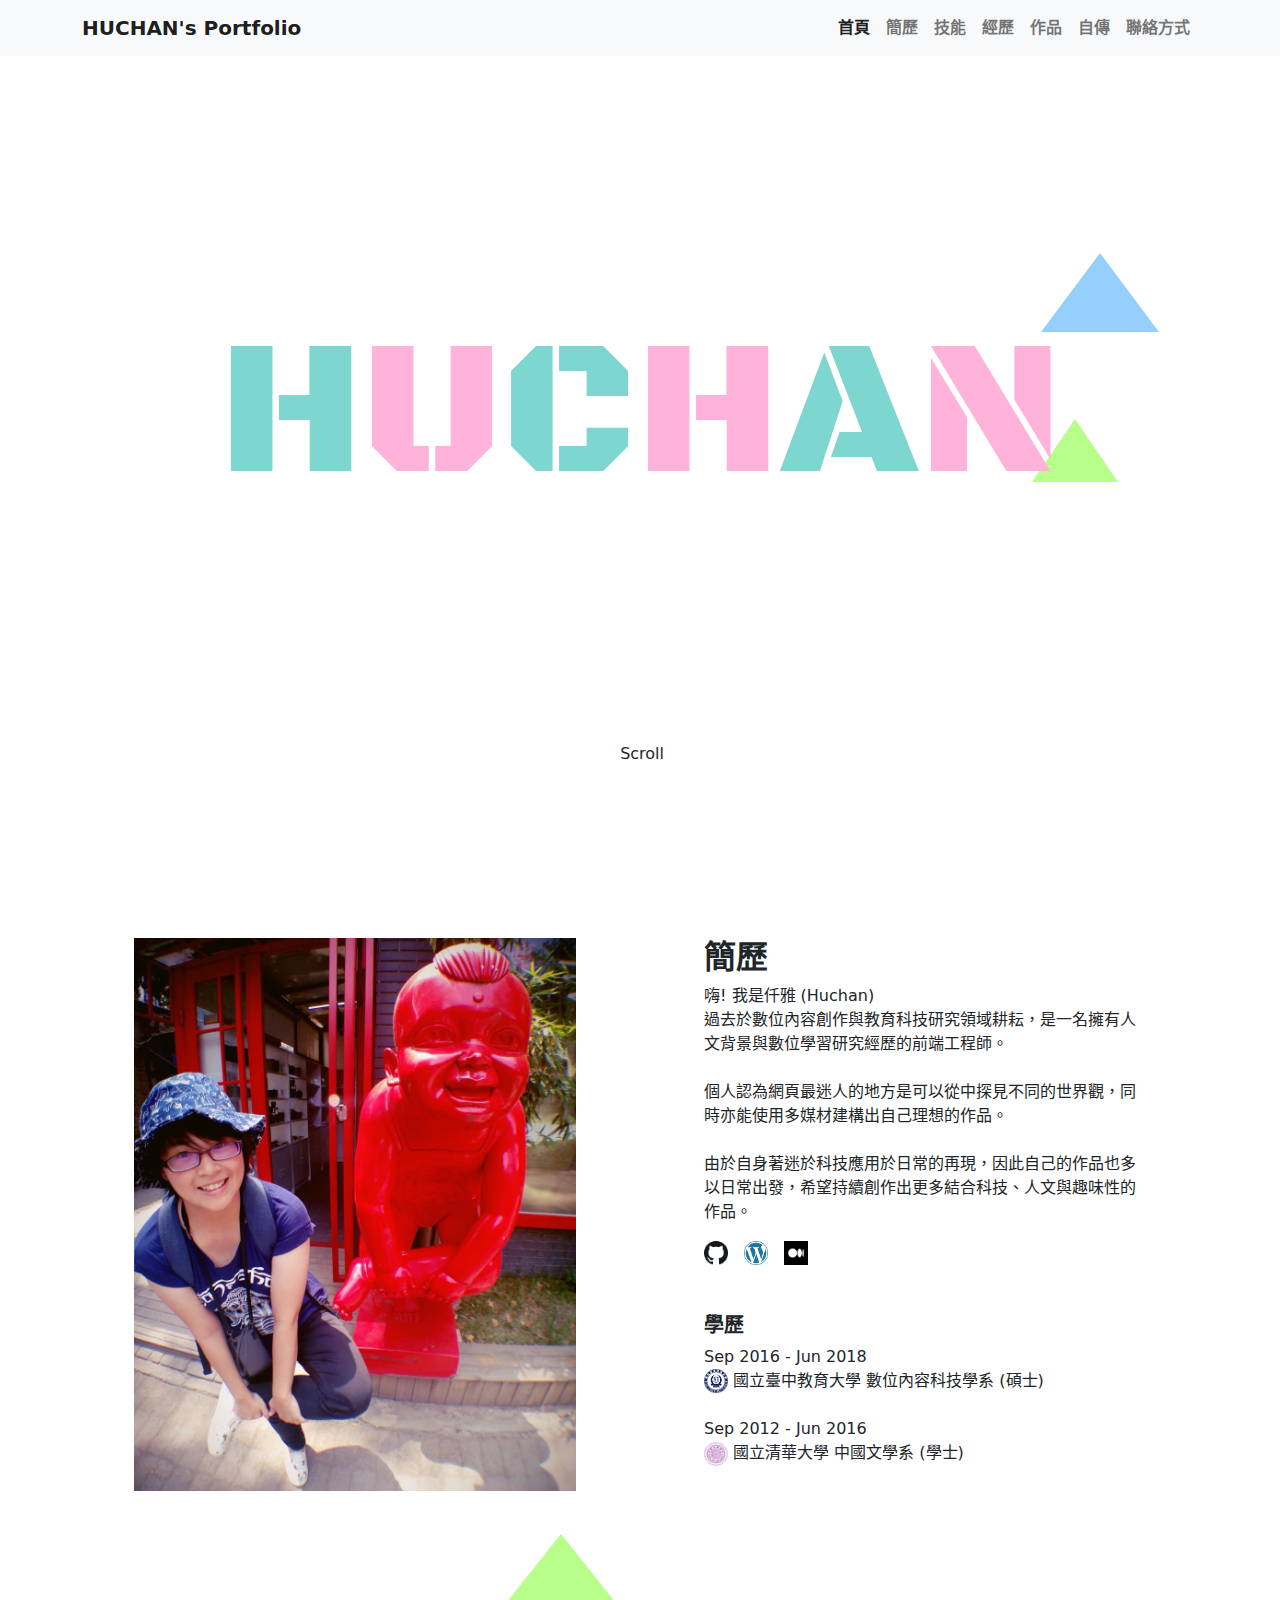
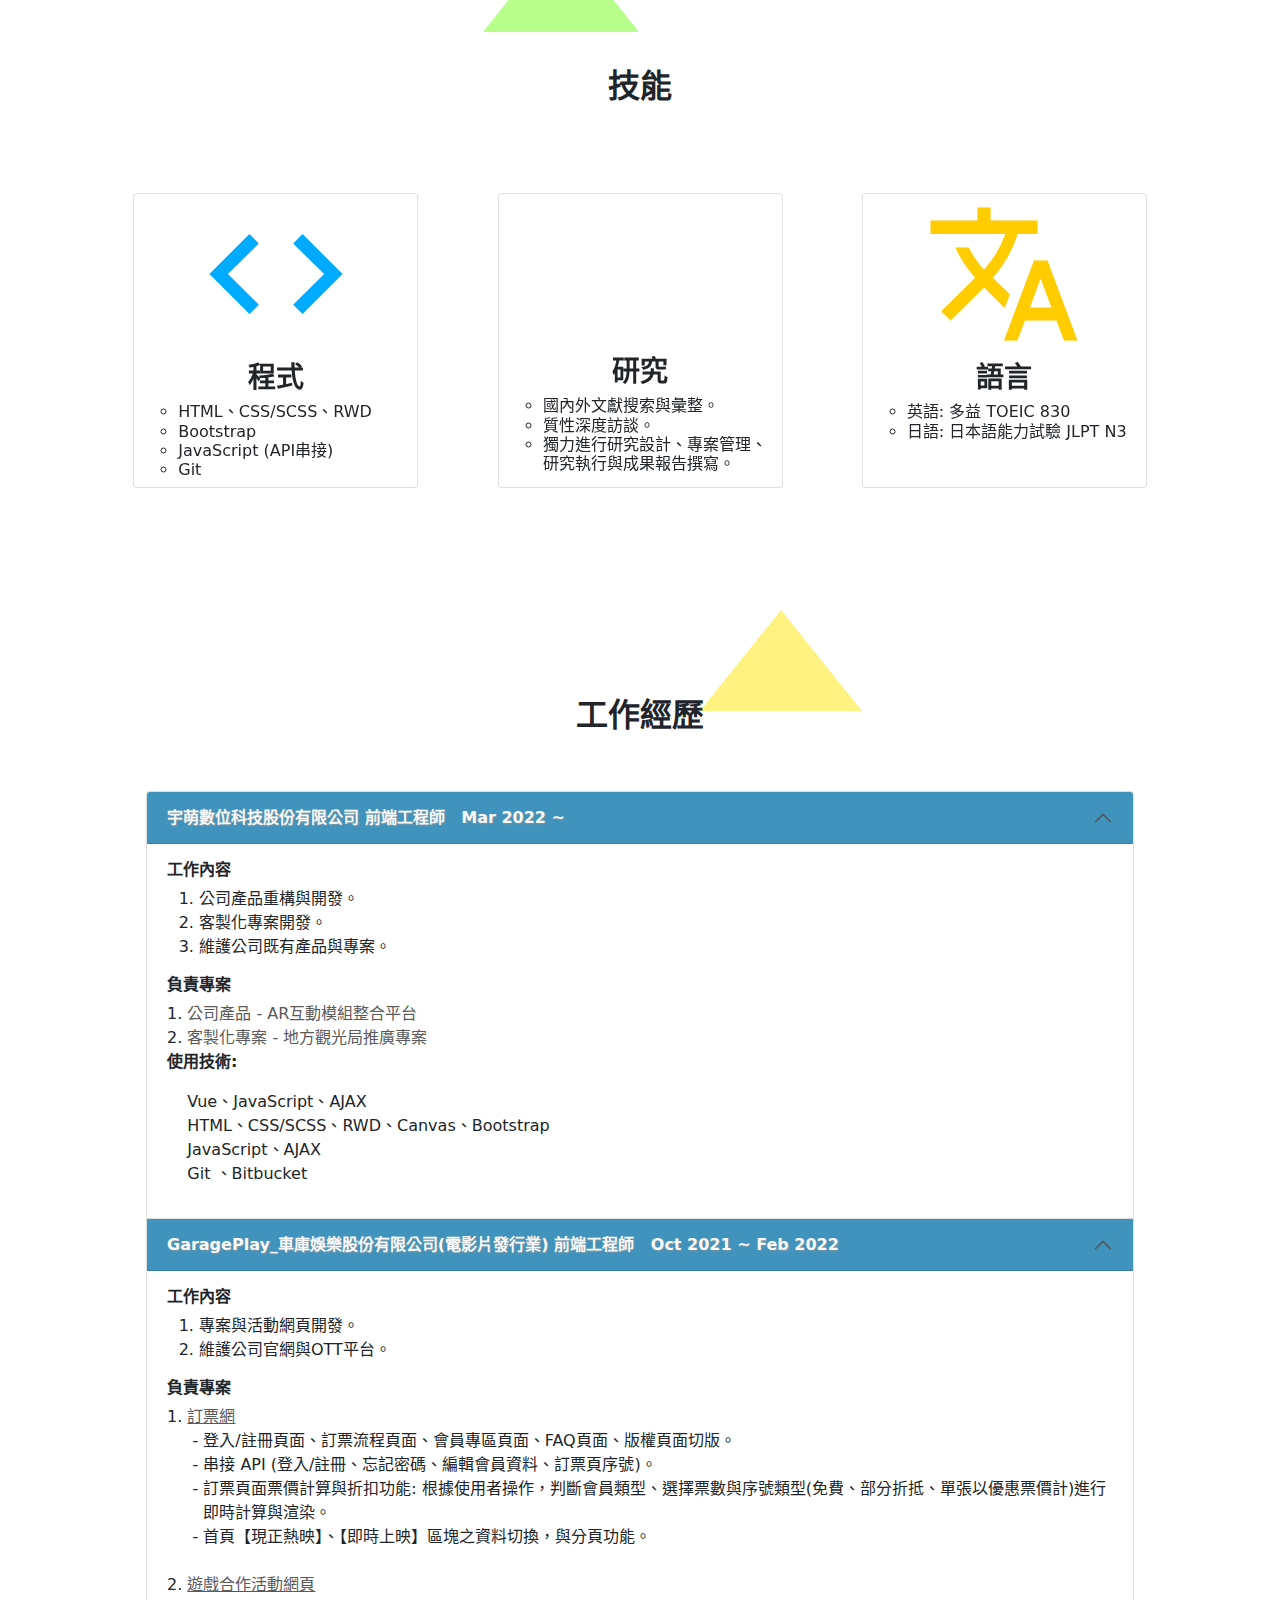
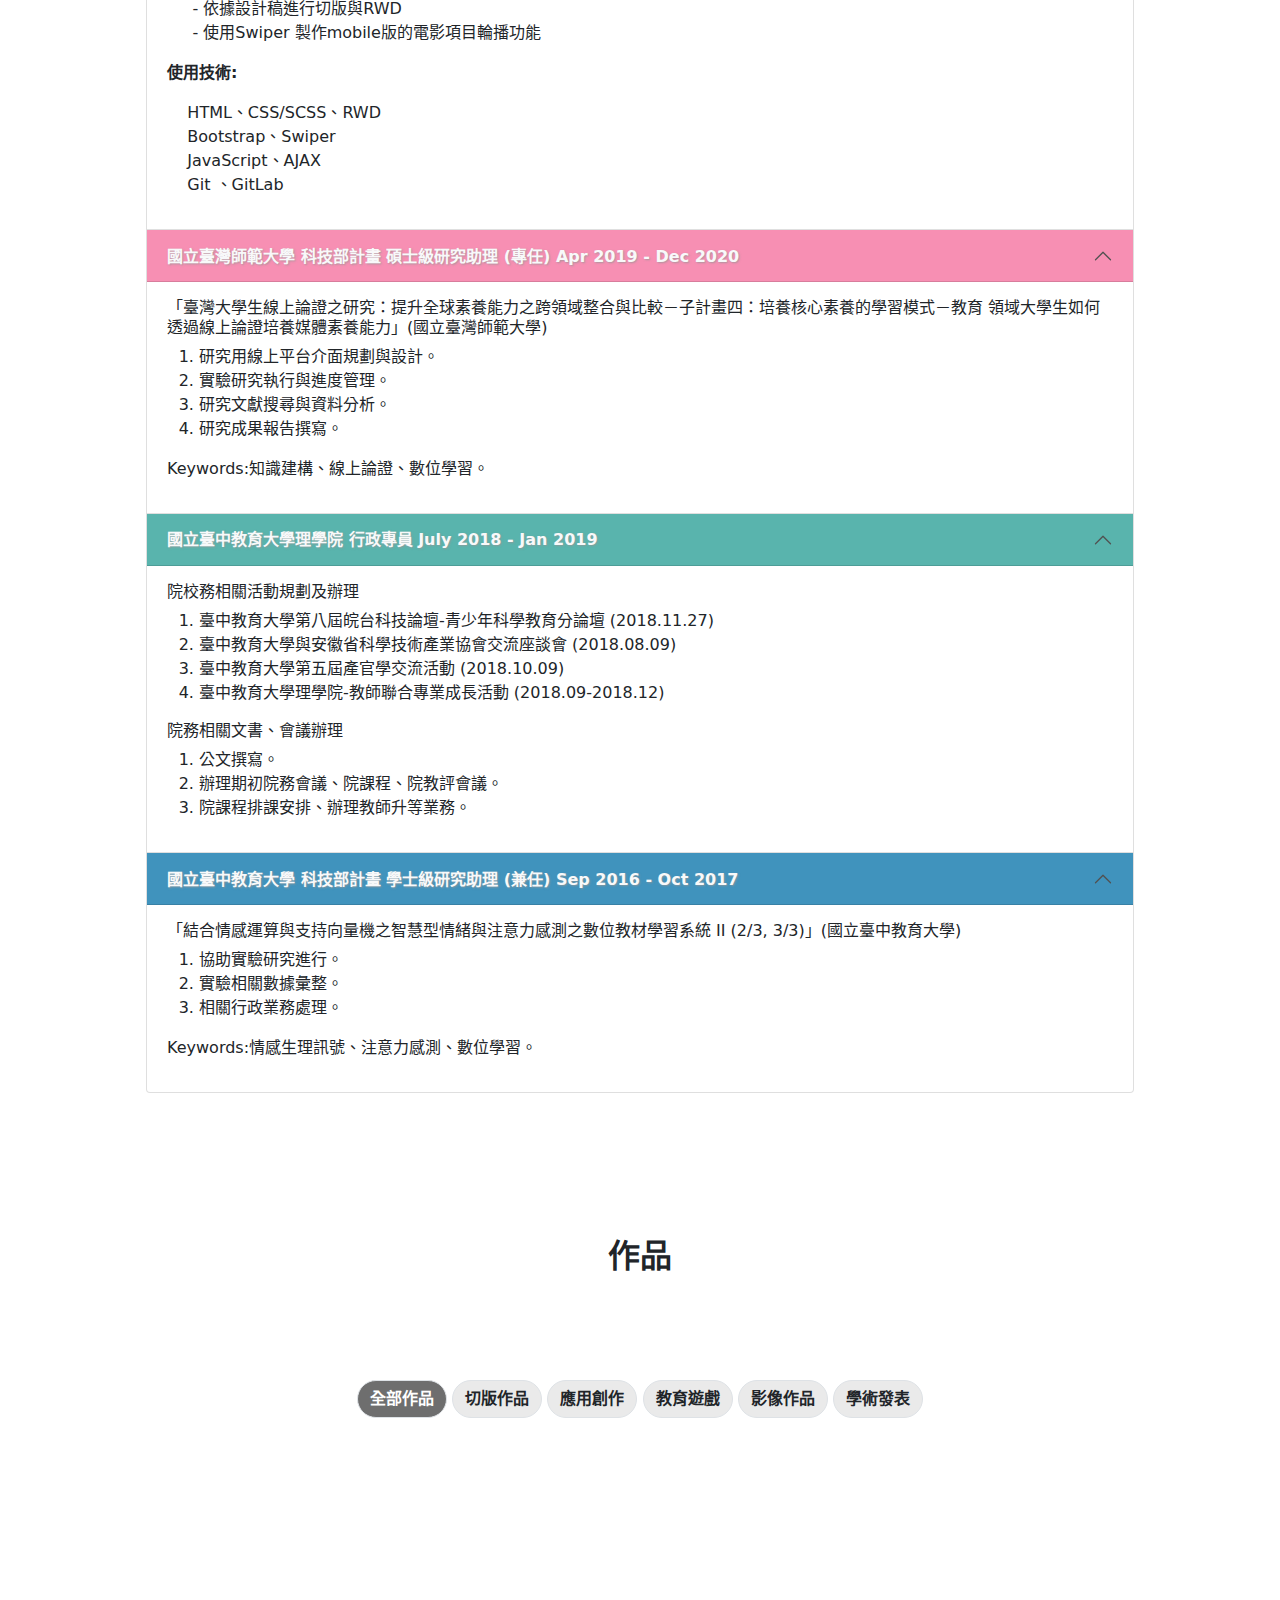
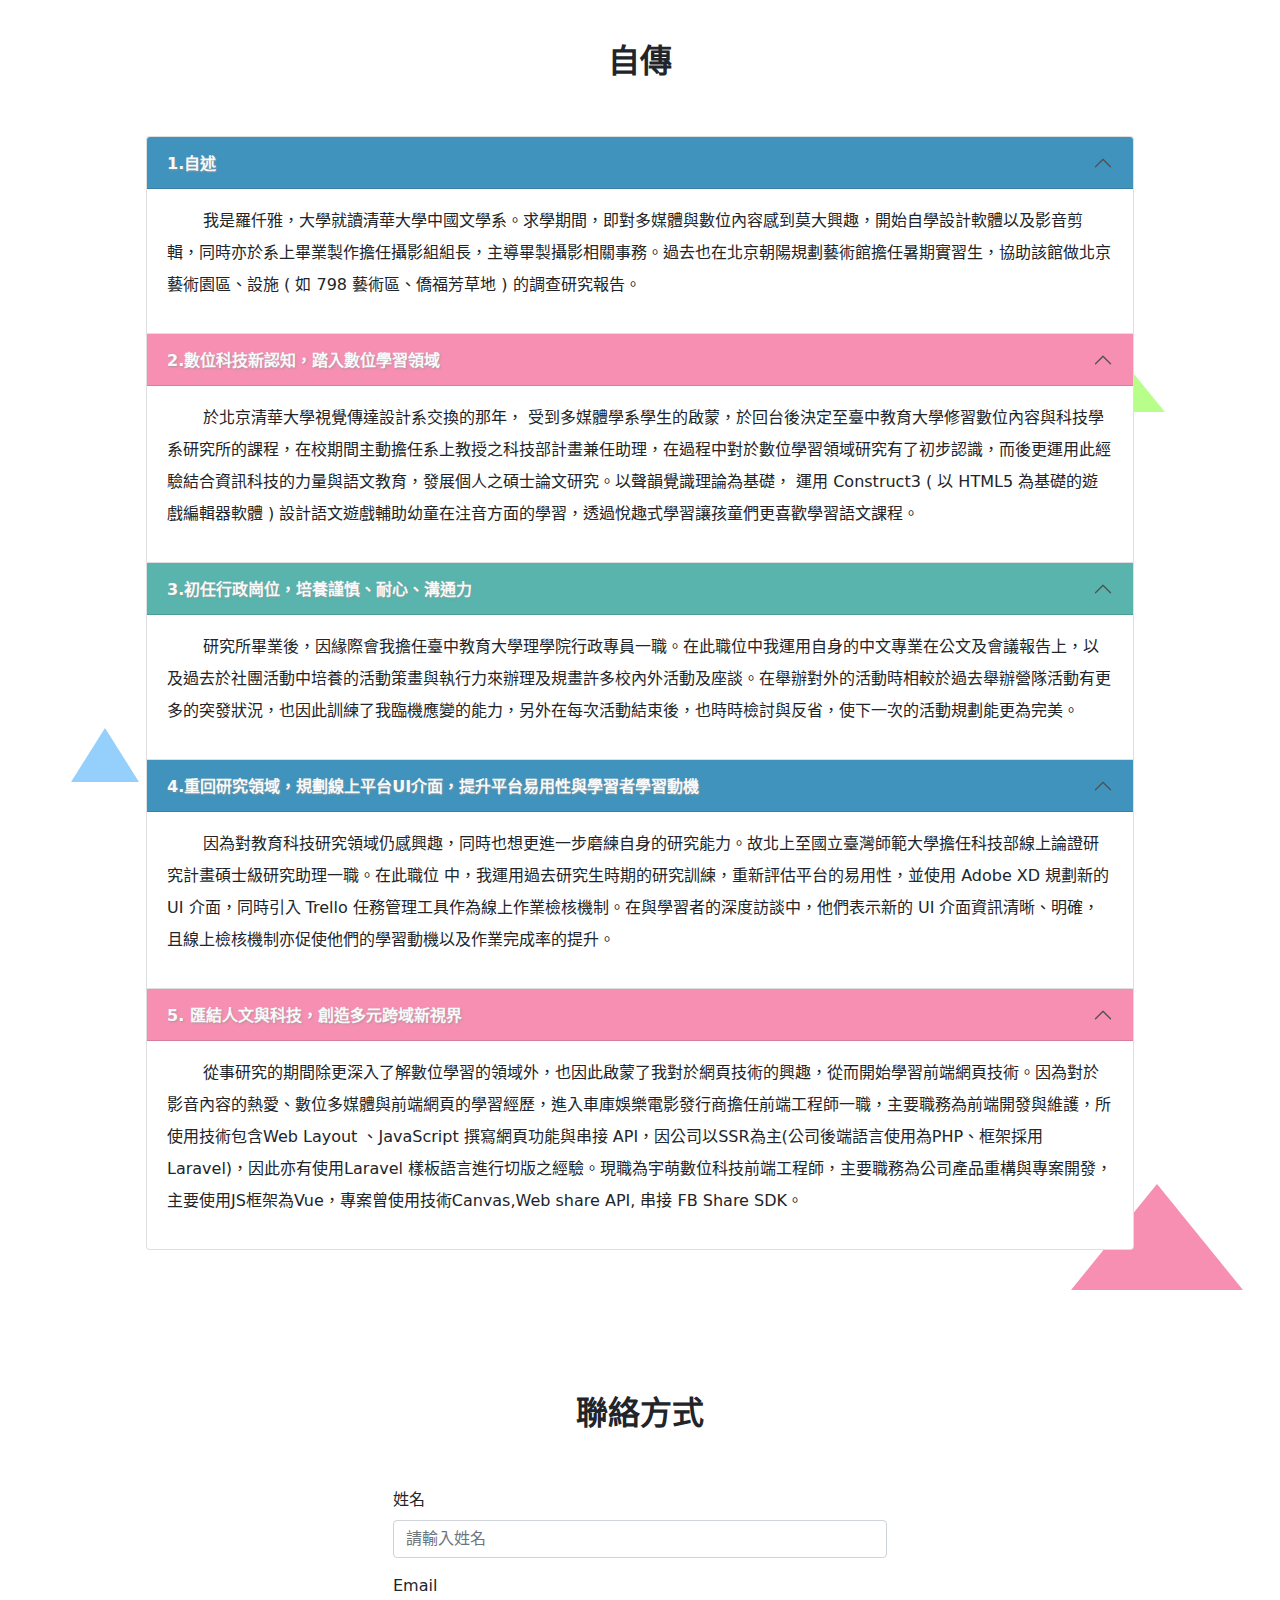
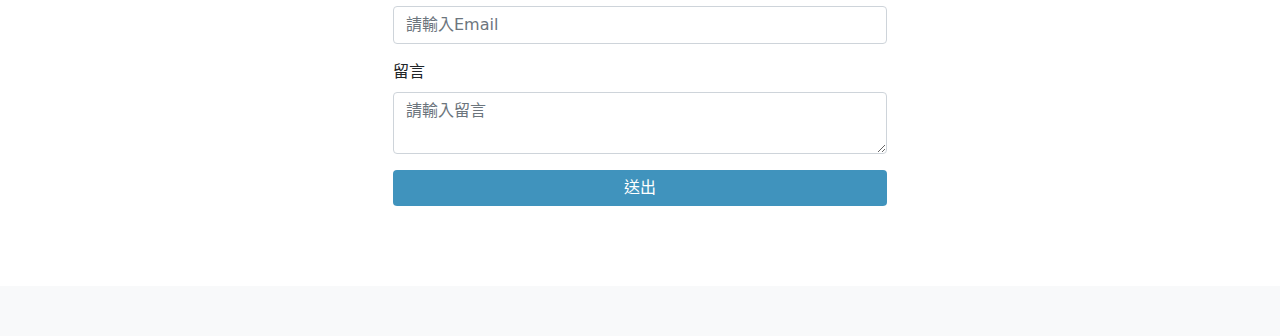
<file: index.html>
<!DOCTYPE html>
<html lang="zh-TW">
<head>
    <meta charset="UTF-8">
    <meta http-equiv="X-UA-Compatible" content="IE=edge">
    <meta name="viewport" content="width=device-width
    , initial-scale=1.0">
    <title>Huchan's Portfolio</title>
    <link rel="shortcut icon" href="./img/favicon-32x32.png" type="image/x-icon">
    <link href="https://fonts.googleapis.com/icon?family=Material+Icons"
      rel="stylesheet">
    <link
      rel="stylesheet"
      href="https://cdnjs.cloudflare.com/ajax/libs/animate.css/4.1.1/animate.min.css"
    >
    <link rel="stylesheet" href="./css/all.css">
</head>
<body >
  <section class="tri-animation-section"></section>
    <nav class="navbar navbar-expand-lg navbar-light bg-light fw-bolder fixed-top ">
        <div class=" container ">
          <div>
          <a class="navbar-brand" href="#">HUCHAN's Portfolio</a>
          </div>
          <button class="navbar-toggler" type="button" data-bs-toggle="collapse" data-bs-target="#navbarNavAltMarkup" aria-controls="navbarNavAltMarkup" aria-expanded="false" aria-label="Toggle navigation">
            <span class="navbar-toggler-icon"></span>
          </button>
          <div class="nav-list-container collapse navbar-collapse" id="navbarNavAltMarkup">
            <ul class=" nav-list navbar-nav">
                <li><a class="nav-link active" aria-current="page" href="#">首頁</a>
                </li>
                <li><a class="nav-link " href="#selfIntro">簡歷</a>
                </li>
                <li><a class="nav-link" href="#skills">技能</a>
                </li>
                <li><a class="nav-link" href="#workExp">經歷</a>
                </li>
                <li><a class="nav-link" href="#works">作品</a>
                </li>
                <li><a class="nav-link" href="#autobio">自傳</a>
                </li>
                <li><a class="nav-link" href="#contact">聯絡方式</a>
            </ul>
          </div>
        </div>
      </nav>
    <div class=" header  header-titleStyle ">
        <div>H</div>
        <div>U</div>
        <div>C</div>
        <div>H</div>
        <div>A</div>
        <div>N</div>  
    </div>
    <div class="scroll-down-icon">
 
       <div class="scroll-down-container">
        <p>Scroll</p> 
       </div>
    </div>
    <div class="selfIntro p-md-5 ">
      <div id="selfIntro" class="container ">
       <div class="row ">
        <div class="selfIntro-img-container p-lg-6 col-12 col-lg-6 ">
          <img  src="./img/self-intro-img.JPG" alt="personal-photo" class="selfIntro-img wow animate__animated animate__fadeInUp"  >
        </div>
        <div class=" selfIntro-text-container p-lg-6 col-12 col-lg-6 wow animate__animated animate__fadeInUp">
          <h2 class="fw-bolder">簡歷</h2>
          <p >嗨! 我是仟雅 (Huchan) <br>
             過去於數位內容創作與教育科技研究領域耕耘，是一名擁有人文背景與數位學習研究經歷的前端工程師。<br><br>
             個人認為網頁最迷人的地方是可以從中探見不同的世界觀，同時亦能使用多媒材建構出自己理想的作品。<br><br>
             由於自身著迷於科技應用於日常的再現，因此自己的作品也多以日常出發，希望持續創作出更多結合科技、人文與趣味性的作品。
          </p>
          <ul class="d-flex list-unstyled ">
            <li class="me-3"><a href="https://github.com/Huchan1124" target="_blank" title="前往我的Github"><img src="./img/github.png" style="width: 24px;"></a></li>
            <li class="me-3"><a href="https://huchan1124.wordpress.com" target="_blank" title="前往我的程式筆記"><img src="./img/wordpress.png" style="width: 24px;"></a></li>
            <li class="me-3"><a href="https://huchan100.medium.com/" target="_blank" title="前往我的生活隨筆"><img src="./img/medium.png" style="width: 24px;"></a></li>
          </ul>

          <ul class="selfIntro-education list-unstyled mt-5">
            <li class="h5 fw-bold">學歷</li>
            <li><span>Sep 2016 - Jun 2018 </span><br>
              <span><img src="./img/Emblem_of_National_Taichung_University_of_Education.svg.png" style="width: 24px;"></span> 國立臺中教育大學 數位內容科技學系 (碩士) 
              </li><br>
            <li> <span>Sep 2012 - Jun 2016</span><br>
              <span><img src="./img/200px-The_Logo_of_National_Tsing_Hua_University.svg.png" style="width: 24px;"></span> 國立清華大學 中國文學系 (學士) <br>
           </li>
          </ul>
        </div>
      </div>
      </div>
    </div>
    <div id="skills" class="skills pb-md-7  container text-center fw-bolder  ">
      <h2 class="p-6 p-md-6 fw-bolder">技能</h2>
        <div class="skills-container wow animate__animated animate__fadeInUp animate__delay-.5s">
          <ul class="row list-unstyled justify-content-evenly ">
            <!-- 1 -->
            <li class="card col-12 col-md-3 m-3">
              <div class="front ">
                <span class="material-icons material-icons-computer md-160 " >
                  code
                  </span>
                <h3 class="fw-bolder">程式</h3>
                <ul class="h6 text-start">
                  <li>HTML、CSS/SCSS、RWD</li>
                  <li>Bootstrap</li>
                  <li>JavaScript (API串接)</li>
                  <li>Git</li>
                </ul>
              
              </div>
              <div class="back">
                <h3 class="h6 fw-bolder m-3">程式技能</h3>
                <ul class="fz-12 text-start">
                  <li>熟悉 HTML、CSS/SCSS、RWD。</li>
                  <li>熟悉 Bootstrap 框架。</li>
                  <li>能夠使用 CSS animation 語法 以及 運用 Swiper 、AOS 等套件呈現網頁動畫效果。</li>
                  <li>熟悉 JavaScript 基本技能。</li>
                  <li>能夠使用 AJAX 技術串接 API ，並進行資料處理。</li>
                  <li>具 Git 、GitLab 相關版控工具經驗。</li>
                </ul>
              </div>
            </li>
            <!-- 2 -->
            <li class="card col-12 col-md-3 m-3  ">
              <div class="front ">
              <span class="material-icons material-icons-research md-150 " >
                travel_explore
                </span>
              <h3 class="fw-bolder">研究</h3>
              <ul class="h6 text-start">
                <li>國內外文獻搜索與彙整。</li>
                <li>質性深度訪談。</li>
                <li>獨力進行研究設計、專案管理、
                  研究執行與成果報告撰寫。</li>
              </ul>
              </div>
              <div class="back">
                <h3 class="h6 fw-bolder m-3">研究發表</h3>
                <ul class="fz-12 text-start">
                  <li> <a href="https://tppi.ntue.edu.tw/Journal/Content/45" target="_blank">林子斌、羅仟雅、黃家凱 (2021)。精進探究的基礎：教育研究法課程的教學創新歷程。教學實踐與創新，4（1），1-44。DOI:10.3966/261654492021030401001。</a>  </li> <br>
                  <li> <a href="https://drive.google.com/file/d/1vC8pBibYPnL1Nd_4tRV3NfOXP6BS2ztK/view?usp=sharing" target="_blank">羅仟雅、王曉璿 (2020年10月28日)。聽音習字:聲韻覺識理論融入數位遊戲輔助學童注音符號學習成效之研究〔研討會發表〕。TANET2020臺灣網際網路研討會，臺北市，臺灣。</a> </li>
                </ul>
              </div>
            </li>
            <!-- 3 -->
            <li class="card col-12 col-md-3 m-3  ">
              <div class="front">
              <span class="material-icons material-icons-language md-160 " >
                translate
                </span>
              <h3 class="fw-bolder">語言</h3>
              <ul class="h6 text-start">
                <li>英語: 多益 TOEIC 830</li>
                <li>日語: 日本語能力試驗 JLPT N3</li>
              </ul>
              </div>
              <div class="back">
                <h3 class="h6 fw-bolder m-3">語言技能</h3>
                <ul class="d-flex flex-wrap fz-12 text-start">
                  <li class="w-100"><a href="https://drive.google.com/file/d/1JoUiBbQ1yy62U2ssiiooeLoLSeEwdpkb/view?usp=sharing" target="_blank">多益檢定證明</a></li><br>
                  <li><a href="https://drive.google.com/file/d/1NAbrvCMvIABZX2zxWZKm4JmmpGc6fI3s/view?usp=sharing" target="_blank">日本語能力試驗JLPT檢定證明</a></li>
                </ul>
               
              </div>
            
            </li>
          </ul>
        </div>
    </div>
    <!-- skill-mobile -->
    <div id="skill-mobile"  class="p-md-6  skill-mobile container text-center  wow animate__animated animate__fadeInUp animate__delay-.5s">
      <h2 class="p-5 pt-md-3 pb-md-5 fw-bolder">技能</h2>
      <div class="accordion  container " id="accordionPanelsStayOpenExample">
        <div class="accordion-item">
          <h2 class="accordion-header" id="panelsStayOpen-headingOne">
            <button class="accordion-button fw-bolder bg-accord text-light" type="button" data-bs-toggle="collapse" data-bs-target="#panelsStayOpen-collapseOne" aria-expanded="true" aria-controls="panelsStayOpen-collapseOne">
              程式技能
            </button>
          </h2>
          <div id="panelsStayOpen-collapseOne" class="accordion-collapse collapse show" aria-labelledby="panelsStayOpen-headingOne">
            <div class="accordion-body text-start">
              <ol>
                <li>熟悉 HTML、CSS/SCSS、RWD。</li>
                <li>熟悉 Bootstrap 框架。</li>
                <li>能夠使用 CSS animation 語法 以及 運用 Swiper 、AOS 等套件呈現網頁動畫效果。</li>
                <li>熟悉 JavaScript 基本技能。</li>
                <li>能夠使用 AJAX 技術串接 API ，並進行資料處理。</li>
                <li>具 Git 、GitLab 相關版控工具經驗。</li>
              </ol>
            </div>
          </div>
        </div>
        <div class="accordion-item">
          <h2 class="accordion-header" id="panelsStayOpen-headingTwo">
            <button class="accordion-button fw-bolder bg-accord2 text-light" type="button" data-bs-toggle="collapse" data-bs-target="#panelsStayOpen-collapseTwo" aria-expanded="true" aria-controls="panelsStayOpen-collapseTwo">
              研究發表
            </button>
          </h2>
          <div id="panelsStayOpen-collapseTwo" class="accordion-collapse collapse show" aria-labelledby="panelsStayOpen-headingTwo">
            <div class="accordion-body text-start">
              <ol>
                <li>國內外文獻搜索與彙整。</li>
                <li>質性深度訪談。</li>
                <li>獨力進行研究設計、專案管理、
                  研究執行與成果報告撰寫。</li>
              </ol>
              <ul>
                <li> <a href="https://tppi.ntue.edu.tw/Journal/Content/45" target="_blank">林子斌、羅仟雅、黃家凱 (2021)。精進探究的基礎：教育研究法課程的教學創新歷程。教學實踐與創新，4（1），1-44。DOI:10.3966/261654492021030401001。</a>  </li> <br>
                <li> <a href="https://drive.google.com/file/d/1vC8pBibYPnL1Nd_4tRV3NfOXP6BS2ztK/view?usp=sharing" target="_blank">羅仟雅、王曉璿 (2020年10月28日)。聽音習字:聲韻覺識理論融入數位遊戲輔助學童注音符號學習成效之研究〔研討會發表〕。TANET2020臺灣網際網路研討會，臺北市，臺灣。</a> </li>
              </ul>
            </div>
          </div>
        </div>
        <div class="accordion-item">
          <h2 class="accordion-header" id="panelsStayOpen-headingThree">
            <button class="accordion-button fw-bolder bg-accord3 text-light" type="button" data-bs-toggle="collapse" data-bs-target="#panelsStayOpen-collapseThree" aria-expanded="true" aria-controls="panelsStayOpen-collapseThree">
              語言
            </button>
          </h2>
          <div id="panelsStayOpen-collapseThree" class="accordion-collapse collapse show" aria-labelledby="panelsStayOpen-headingThree">
            <div class="accordion-body text-start">
              <ul>
                <li>英語: <a href="https://drive.google.com/file/d/1JoUiBbQ1yy62U2ssiiooeLoLSeEwdpkb/view?usp=sharing" target="_blank">多益 TOEIC 830</a></li>
                <li>日語: <a href="https://drive.google.com/file/d/1NAbrvCMvIABZX2zxWZKm4JmmpGc6fI3s/view?usp=sharing" target="_blank">日本語能力試驗 JLPT N3</a></li>
              </ul>
            </div>
          </div>
        </div>
      </div>

    </div>
    <!--  -->
    <div id="workExp"  class="p-md-6  workExp container text-center  ">
      <h2 class="p-5 pt-md-3 pb-md-5 fw-bolder">工作經歷</h2>
      <div class="accordion  container wow animate__animated animate__fadeInUp animate__delay-.5s " id="accordionPanelsStayOpenExample">
       <!--start  -->
       <div class="accordion-item">
        <h2 class="accordion-header" id="panelsStayOpen-headingOne">
          <button class="accordion-button fw-bolder bg-accord text-light" type="button" data-bs-toggle="collapse" data-bs-target="#panelsStayOpen-collapseOne" aria-expanded="true" aria-controls="panelsStayOpen-collapseOne">
            宇萌數位科技股份有限公司  前端工程師&nbsp;&nbsp; Mar 2022 ~ 
          </button>
        </h2>
        <div id="panelsStayOpen-collapseOne" class="accordion-collapse collapse show" aria-labelledby="panelsStayOpen-headingOne">
          <div class="accordion-body text-start">
            <h3 class="h6 fw-bold">工作內容</h3>
            <ol>
              <li>公司產品重構與開發。</li>
              <li>客製化專案開發。</li>
              <li>維護公司既有產品與專案。</li>
            </ol>
            <h3 class="h6 fw-bold">負責專案</h3>
            <ul class="list-unstyled">
              <li >1. <a  class="" target="_blank" >公司產品 - AR互動模組整合平台</a></li>
             
              <li>2. <a  class="" target="_blank" >客製化專案 - 地方觀光局推廣專案</a></li> 
            <p class="fw-bold">使用技術:</p>
            <ul class="list-unstyled">
              <li>&nbsp;&nbsp;&nbsp;&nbsp;Vue、JavaScript、AJAX</li>
              <li>&nbsp;&nbsp;&nbsp;&nbsp;HTML、CSS/SCSS、RWD、Canvas、Bootstrap</li>
              <li>&nbsp;&nbsp;&nbsp;&nbsp;JavaScript、AJAX</li>
              <li>&nbsp;&nbsp;&nbsp;&nbsp;Git 、Bitbucket</li>
            </ul>
          </div>
        </div>
       </div>
       <div class="accordion-item">
        <h2 class="accordion-header" id="panelsStayOpen-headingOne">
          <button class="accordion-button fw-bolder bg-accord text-light" type="button" data-bs-toggle="collapse" data-bs-target="#panelsStayOpen-collapseOne" aria-expanded="true" aria-controls="panelsStayOpen-collapseOne">
            GaragePlay_車庫娛樂股份有限公司(電影片發行業)  前端工程師&nbsp;&nbsp; Oct 2021 ~ Feb 2022
          </button>
        </h2>
        <div id="panelsStayOpen-collapseOne" class="accordion-collapse collapse show" aria-labelledby="panelsStayOpen-headingOne">
          <div class="accordion-body text-start">
            <h3 class="h6 fw-bold">工作內容</h3>
            <ol>
              <li>專案與活動網頁開發。</li>
              <li>維護公司官網與OTT平台。</li>
            </ol>
            <h3 class="h6 fw-bold">負責專案</h3>
            <ul class="list-unstyled">
              <li >1. <a  class="text-decoration-underline" target="_blank" href="">訂票網</a></li>
              <li>
                &nbsp;&nbsp;&nbsp;&nbsp;  - 登入/註冊頁面、訂票流程頁面、會員專區頁面、FAQ頁面、版權頁面切版。 <br>
                &nbsp;&nbsp;&nbsp;&nbsp;  - 串接 API (登入/註冊、忘記密碼、編輯會員資料、訂票頁序號)。 <br>
                &nbsp;&nbsp;&nbsp;&nbsp;  - 訂票頁面票價計算與折扣功能: 根據使用者操作，判斷會員類型、選擇票數與序號類型(免費、部分折抵、單張以優惠票價計)進行 &nbsp;&nbsp;&nbsp;&nbsp;&nbsp;&nbsp;&nbsp;即時計算與渲染。 <br>
                &nbsp;&nbsp;&nbsp;&nbsp;  - 首頁【現正熱映】、【即時上映】區塊之資料切換，與分頁功能。 <br></li><br>
              <li>2. <a  class="text-decoration-underline" target="_blank" href="">遊戲合作活動網頁</a></li> 
              <li>
                &nbsp;&nbsp;&nbsp;&nbsp;  - 依據設計稿進行切版與RWD <br>
                &nbsp;&nbsp;&nbsp;&nbsp;  - 使用Swiper 製作mobile版的電影項目輪播功能</li>
              </ul>
            <p class="fw-bold">使用技術:</p>
            <ul class="list-unstyled">
              <li>&nbsp;&nbsp;&nbsp;&nbsp;HTML、CSS/SCSS、RWD</li>
              <li>&nbsp;&nbsp;&nbsp;&nbsp;Bootstrap、Swiper </li>
              <li>&nbsp;&nbsp;&nbsp;&nbsp;JavaScript、AJAX</li>
              <li>&nbsp;&nbsp;&nbsp;&nbsp;Git 、GitLab </li>
            </ul>
            <!-- <p class="fw-bold">其他:</p>
            <ul class="list-unstyled">
              <li>&nbsp;&nbsp;&nbsp;&nbsp;GitHub: <a href="https://github.com/Huchan1124">https://github.com/Huchan1124</a> </li>
              <li>&nbsp;&nbsp;&nbsp;&nbsp;學習筆記: <a href="https://huchan1124.wordpress.com/">https://huchan1124.wordpress.com/</a></li>
            </ul> -->
          </div>
        </div>
       </div>
        <div class="accordion-item">
          <h2 class="accordion-header" id="panelsStayOpen-headingOne">
            <button class="accordion-button fw-bolder bg-accord2 text-light" type="button" data-bs-toggle="collapse" data-bs-target="#panelsStayOpen-collapseOne" aria-expanded="true" aria-controls="panelsStayOpen-collapseOne">
              國立臺灣師範大學 科技部計畫 碩士級研究助理 (專任) Apr 2019 - Dec 2020
            </button>
          </h2>
          <div id="panelsStayOpen-collapseOne" class="accordion-collapse collapse show" aria-labelledby="panelsStayOpen-headingOne">
            <div class="accordion-body text-start">
              <h3 class="h6 ">「臺灣大學生線上論證之研究：提升全球素養能力之跨領域整合與比較－子計畫四：培養核心素養的學習模式－教育
                領域大學生如何透過線上論證培養媒體素養能力」(國立臺灣師範大學)
              </h3>
              <ol>
                <li>研究用線上平台介面規劃與設計。</li>
                <li>實驗研究執行與進度管理。</li>
                <li>研究文獻搜尋與資料分析。</li>
                <li>研究成果報告撰寫。</li>
              </ol>
              <p>Keywords:知識建構、線上論證、數位學習。</p>
            </div>
          </div>
        </div>
        <div class="accordion-item">
          <h2 class="accordion-header" id="panelsStayOpen-headingTwo">
            <button class="accordion-button fw-bolder bg-accord3 text-light" type="button" data-bs-toggle="collapse" data-bs-target="#panelsStayOpen-collapseTwo" aria-expanded="true" aria-controls="panelsStayOpen-collapseTwo">
             國立臺中教育大學理學院 行政專員 July 2018 - Jan 2019
            </button>
          </h2>
          <div id="panelsStayOpen-collapseTwo" class="accordion-collapse collapse show" aria-labelledby="panelsStayOpen-headingTwo">
            <div class="accordion-body text-start">
              <h3 class="h6">院校務相關活動規劃及辦理
              </h3>
              <ol>
                <li>臺中教育大學第八屆皖台科技論壇-青少年科學教育分論壇 (2018.11.27)
                </li>
                <li> 臺中教育大學與安徽省科學技術產業協會交流座談會 (2018.08.09)
                </li>
                <li>臺中教育大學第五屆產官學交流活動 (2018.10.09)</li>
                <li>臺中教育大學理學院-教師聯合專業成長活動 (2018.09-2018.12)
                </li>
              </ol>
              <h3 class="h6">院務相關文書、會議辦理
              </h3>
              <ol>
                <li>公文撰寫。</li>
                <li>辦理期初院務會議、院課程、院教評會議。</li>
                <li>院課程排課安排、辦理教師升等業務。</li>
              </ol>
            </div>
          </div>
        </div>
        <div class="accordion-item">
          <h2 class="accordion-header" id="panelsStayOpen-headingThree">
            <button class="accordion-button fw-bolder bg-accord text-light" type="button" data-bs-toggle="collapse" data-bs-target="#panelsStayOpen-collapseThree" aria-expanded="true" aria-controls="panelsStayOpen-collapseThree">
              國立臺中教育大學 科技部計畫 學士級研究助理 (兼任) Sep 2016 - Oct 2017
            </button>
          </h2>
          <div id="panelsStayOpen-collapseThree" class="accordion-collapse collapse show" aria-labelledby="panelsStayOpen-headingThree">
            <div class="accordion-body text-start">
              <h3 class="h6">「結合情感運算與支持向量機之智慧型情緒與注意力感測之數位教材學習系統 II (2/3, 3/3)」(國立臺中教育大學)
              </h3>
              <ol>
                <li>協助實驗研究進行。</li>
                <li>實驗相關數據彙整。</li>
                <li>相關行政業務處理。</li>
              </ol>
              <p>Keywords:情感生理訊號、注意力感測、數位學習。</p>
            </div>
          </div>
        </div>
      </div>

    </div>
    <div  id="works" class="p-md-6 works container text-center  ">
      <h2 class="p-5 pt-md-3  fw-bolder">作品</h2>
      <ul class="works-nav  p-md-5">
        <li class="mb-3 btn border rounded-pill fw-bolder works-all js-worksAllBtn " id="全部作品" >全部作品</li>
        <li class="mb-3 btn border rounded-pill fw-bolder works-website js-worksWebsiteBtn" id="切版作品" >切版作品</li>
        <li class="mb-3 btn border rounded-pill fw-bolder works-creative  js-worksCreativeBtn" id="應用創作" >應用創作</li>
        <li class="mb-3 btn border rounded-pill fw-bolder works-edugame js-worksEduGameBtn" id="教育遊戲">教育遊戲</li>
        <li class="mb-3 btn border rounded-pill fw-bolder works-video  js-worksVideoBtn " id="影像作品">影像作品</li>
        <li class="mb-3 btn border rounded-pill fw-bolder works-publish  js-worksPublishBtn " id="學術發表">學術發表</li>
      </ul>
      <div class="container">
      <div class="works-items row  js-worksContainer wow animate__animated animate__fadeInUp animate__delay-.5s">
       

      </div>
      
    </div>

    </div>

    <div id="autobio"  class="p-md-6 autobio container text-center  ">
        <h2 class="p-5 pt-md-3 pb-md-5 fw-bolder">自傳</h2>
        <div class="accordion  container wow animate__animated animate__fadeInUp animate__delay-.5s" id="accordionPanelsStayOpenExample">
          <!-- 1 -->
          <div class="accordion-item ">
            <h2 class="accordion-header" id="panelsStayOpen-headingOne">
              <button class="accordion-button fw-bolder bg-accord text-light" type="button" data-bs-toggle="collapse" data-bs-target="#panelsStayOpen-collapseOne" aria-expanded="true" aria-controls="panelsStayOpen-collapseOne">
                1.自述
              </button>
            </h2>
            <div id="panelsStayOpen-collapseOne" class="accordion-collapse collapse show" aria-labelledby="panelsStayOpen-headingOne">
              <div class="accordion-body text-start lh-lg">
                <p>&nbsp;&nbsp;&nbsp;&nbsp;&nbsp;&nbsp;&nbsp;我是羅仟雅，大學就讀清華大學中國文學系。求學期間，即對多媒體與數位內容感到莫大興趣，開始自學設計軟體以及影音剪輯，同時亦於系上畢業製作擔任攝影組組長，主導畢製攝影相關事務。過去也在北京朝陽規劃藝術館擔任暑期實習生，協助該館做北京藝術園區、設施 ( 如 798 藝術區、僑福芳草地 )
                  的調查研究報告。</p>
              </div>
            </div>
          </div>
          <!-- 2 -->
          <div class="accordion-item">
            <h2 class="accordion-header" id="panelsStayOpen-headingTwo">
              <button class="accordion-button fw-bolder bg-accord2 text-light" type="button" data-bs-toggle="collapse" data-bs-target="#panelsStayOpen-collapseTwo" aria-expanded="true" aria-controls="panelsStayOpen-collapseTwo">
               2.數位科技新認知，踏入數位學習領域
              </button>
            </h2>
            <div id="panelsStayOpen-collapseTwo" class="accordion-collapse collapse show" aria-labelledby="panelsStayOpen-headingTwo">
              <div class="accordion-body text-start lh-lg">
                <p>&nbsp;&nbsp;&nbsp;&nbsp;&nbsp;&nbsp;&nbsp;於北京清華大學視覺傳達設計系交換的那年， 受到多媒體學系學生的啟蒙，於回台後決定至臺中教育大學修習數位內容與科技學系研究所的課程，在校期間主動擔任系上教授之科技部計畫兼任助理，在過程中對於數位學習領域研究有了初步認識，而後更運用此經驗結合資訊科技的力量與語文教育，發展個人之碩士論文研究。以聲韻覺識理論為基礎， 運用
                  Construct3 ( 以 HTML5 為基礎的遊戲編輯器軟體 ) 設計語文遊戲輔助幼童在注音方面的學習，透過悅趣式學習讓孩童們更喜歡學習語文課程。</p>
              </div>
            </div>
          </div>
          <!-- 3 -->
          <div class="accordion-item">
            <h2 class="accordion-header" id="panelsStayOpen-headingThree">
              <button class="accordion-button fw-bolder bg-accord3 text-light" type="button" data-bs-toggle="collapse" data-bs-target="#panelsStayOpen-collapseThree" aria-expanded="true" aria-controls="panelsStayOpen-collapseThree">
                3.初任行政崗位，培養謹慎、耐心、溝通力
              </button>
            </h2>
            <div id="panelsStayOpen-collapseThree" class="accordion-collapse collapse show" aria-labelledby="panelsStayOpen-headingThree">
              <div class="accordion-body text-start lh-lg">
                <p>&nbsp;&nbsp;&nbsp;&nbsp;&nbsp;&nbsp;&nbsp;研究所畢業後，因緣際會我擔任臺中教育大學理學院行政專員一職。在此職位中我運用自身的中文專業在公文及會議報告上，以及過去於社團活動中培養的活動策畫與執行力來辦理及規畫許多校內外活動及座談。在舉辦對外的活動時相較於過去舉辦營隊活動有更多的突發狀況，也因此訓練了我臨機應變的能力，另外在每次活動結束後，也時時檢討與反省，使下一次的活動規劃能更為完美。</p>
              </div>
            </div>
          </div>
          <!-- 4 -->
          <div class="accordion-item">
            <h2 class="accordion-header" id="panelsStayOpen-headingFour">
              <button class="accordion-button fw-bolder bg-accord text-light" type="button" data-bs-toggle="collapse" data-bs-target="#panelsStayOpen-collapseFour" aria-expanded="true" aria-controls="panelsStayOpen-collapseFour">
                4.重回研究領域，規劃線上平台UI介面，提升平台易用性與學習者學習動機
              </button>
            </h2>
            <div id="panelsStayOpen-collapseFour" class="accordion-collapse collapse show" aria-labelledby="panelsStayOpen-headingFour">
              <div class="accordion-body text-start lh-lg">
                <p>&nbsp;&nbsp;&nbsp;&nbsp;&nbsp;&nbsp;&nbsp;因為對教育科技研究領域仍感興趣，同時也想更進一步磨練自身的研究能力。故北上至國立臺灣師範大學擔任科技部線上論證研究計畫碩士級研究助理一職。在此職位
                  中，我運用過去研究生時期的研究訓練，重新評估平台的易用性，並使用 Adobe XD 規劃新的 UI 介面，同時引入 Trello 任務管理工具作為線上作業檢核機制。在與學習者的深度訪談中，他們表示新的 UI 介面資訊清晰、明確，且線上檢核機制亦促使他們的學習動機以及作業完成率的提升。 </p>
              </div>
            </div>
          </div>
            <!-- 5 -->
            <div class="accordion-item">
              <h2 class="accordion-header" id="panelsStayOpen-headingFive">
                <button class="accordion-button fw-bolder bg-accord2 text-light " type="button" data-bs-toggle="collapse" data-bs-target="#panelsStayOpen-collapseFive" aria-expanded="true" aria-controls="panelsStayOpen-collapseFive">
                 5. 匯結人文與科技，創造多元跨域新視界
                </button>
              </h2>
              <div id="panelsStayOpen-collapseFive" class="accordion-collapse collapse show" aria-labelledby="panelsStayOpen-headingFive">
                <div class="accordion-body text-start lh-lg">
                  <p>&nbsp;&nbsp;&nbsp;&nbsp;&nbsp;&nbsp;&nbsp;從事研究的期間除更深入了解數位學習的領域外，也因此啟蒙了我對於網頁技術的興趣，從而開始學習前端網頁技術。因為對於影音內容的熱愛、數位多媒體與前端網頁的學習經歷，進入車庫娛樂電影發行商擔任前端工程師一職，主要職務為前端開發與維護，所使用技術包含Web Layout  、JavaScript 撰寫網頁功能與串接 API，因公司以SSR為主(公司後端語言使用為PHP、框架採用Laravel)，因此亦有使用Laravel 樣板語言進行切版之經驗。現職為宇萌數位科技前端工程師，主要職務為公司產品重構與專案開發，主要使用JS框架為Vue，專案曾使用技術Canvas,Web share API, 串接 FB Share SDK。
                    </p>
                </div>
              </div>
            </div>

        
        
        
        </div>
      </div>
    <div id="contact" class="p-md-6 contact container text-center   wow animate__animated animate__fadeInUp animate__delay-.5s">
      <h2 class="p-5 pt-md-3 pb-md-5 fw-bolder">聯絡方式</h2>
    <form   action="https://formspree.io/f/xgernakv"
    method="POST">
      <div class="contact-items row justify-content-center text-start" >
      <div class="col-9 col-md-6">
      <div class="mb-3">
        <label  for="contactInput-name" class="form-label">姓名</label>
        <input name="姓名" type="text" class="js-nameInput form-control" id="contactInput-name" placeholder="請輸入姓名">
      </div>
      <div class="mb-3">
        <label for="contactInput-email" class="form-label">Email</label>
        <input name="Email" type="text" class="js-emailInput form-control" id="contactInput-email" placeholder="請輸入Email">
      </div>
      <div class="mb-3">
        <label for="contactInput-textarea" class="form-label">留言</label>
        <textarea  name="留言" class="js-textareaInput form-control" id="contactInput-textarea" placeholder="請輸入留言"></textarea>
      </div>

      <div class="mb-3 ">
        <button type="submit" class="col-12  submitBtn js-submitBtn btn btn-primary ">送出</button>
      </div>

     
    </div>
    </div>
   </form>
  



    </div>
    <footer class="footer bg-light">
   
    </footer>

      
      
      
    <script
    src="https://code.jquery.com/jquery-3.6.0.js"
    integrity="sha256-H+K7U5CnXl1h5ywQfKtSj8PCmoN9aaq30gDh27Xc0jk="
    crossorigin="anonymous"></script>
      <script src="https://cdn.jsdelivr.net/npm/bootstrap@5.0.2/dist/js/bootstrap.bundle.min.js" integrity="sha384-MrcW6ZMFYlzcLA8Nl+NtUVF0sA7MsXsP1UyJoMp4YLEuNSfAP+JcXn/tWtIaxVXM" crossorigin="anonymous"></script>
      <script src="https://cdnjs.cloudflare.com/ajax/libs/wow/1.1.2/wow.min.js" integrity="sha512-Eak/29OTpb36LLo2r47IpVzPBLXnAMPAVypbSZiZ4Qkf8p/7S/XRG5xp7OKWPPYfJT6metI+IORkR5G8F900+g==" crossorigin="anonymous" referrerpolicy="no-referrer"></script>
      <script src="./all.js"></script>
</body>
</html>
</file>
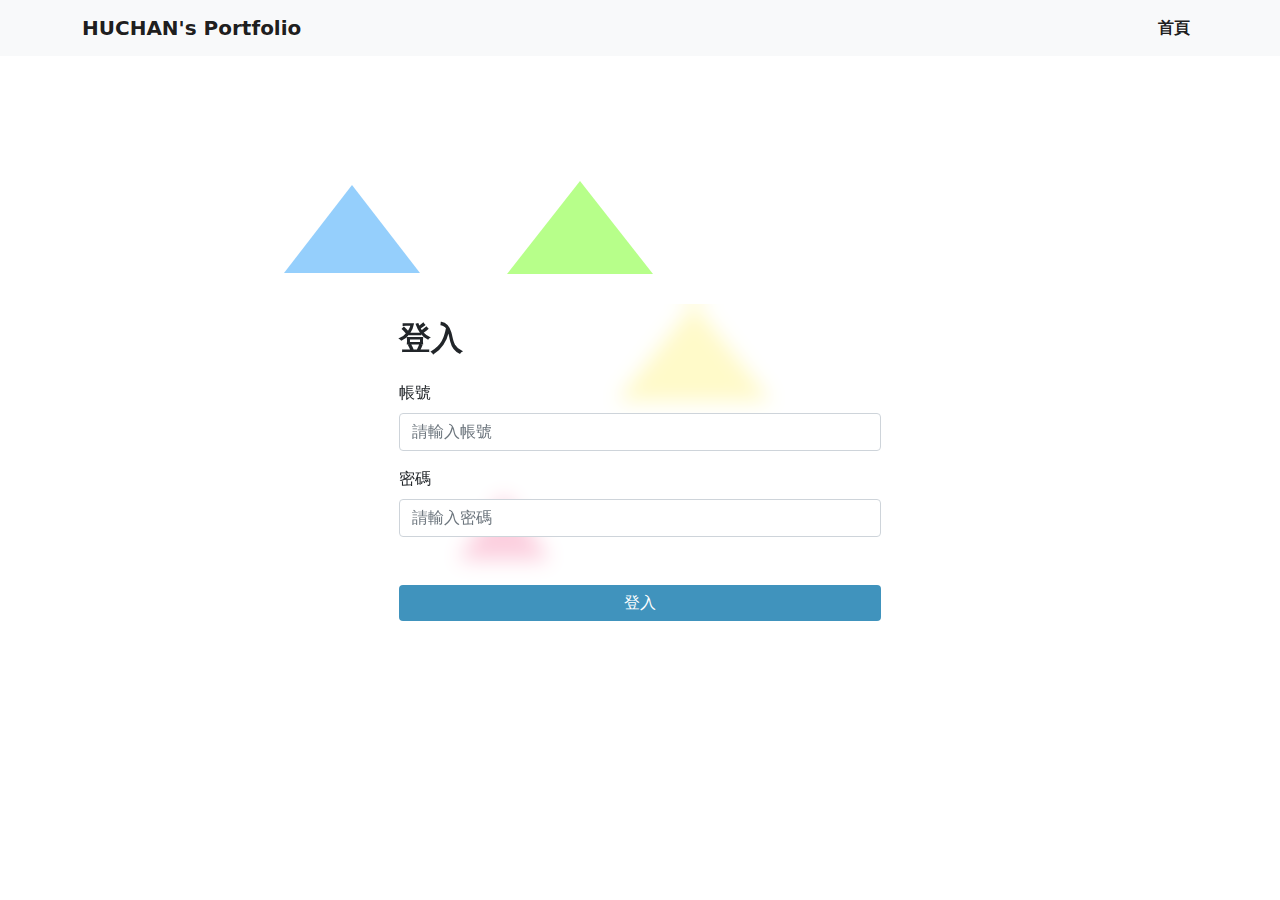
<file: login.html>
<!DOCTYPE html>
<html lang="en">
  <head>
    <meta charset="UTF-8" />
    <meta http-equiv="X-UA-Compatible" content="IE=edge" />
    <meta name="viewport" content="width=device-width, initial-scale=1.0" />
    <title>登入</title>
    <link rel="shortcut icon" href="./img/favicon-32x32.png" type="image/x-icon">
    <link href="https://fonts.googleapis.com/icon?family=Material+Icons"
    rel="stylesheet">
     <link
    rel="stylesheet"
    href="https://cdnjs.cloudflare.com/ajax/libs/animate.css/4.1.1/animate.min.css"
  >
    <link rel="stylesheet" href="./css/all.css">
  </head>
  <body>
    <section class="tri-animation-section"></section>
    <nav class="navbar navbar-expand-lg navbar-light bg-light fw-bolder">
        <div class=" container ">
          <div>
          <a class="navbar-brand" href="#">HUCHAN's Portfolio</a>
          </div>
          <button class="navbar-toggler" type="button" data-bs-toggle="collapse" data-bs-target="#navbarNavAltMarkup" aria-controls="navbarNavAltMarkup" aria-expanded="false" aria-label="Toggle navigation">
            <span class="navbar-toggler-icon"></span>
          </button>
          <div class="nav-list-container collapse navbar-collapse" id="navbarNavAltMarkup">
            <ul class=" nav-list navbar-nav">
                <li><a class="nav-link active" aria-current="page" href="./index.html">首頁</a>
                </li>
            </ul>
          </div>
        </div>
      </nav>
    <div class="login  ">
    <div class="login-items text-start" >

        <div class="mb-4">
          <h2 class="fw-bolder">登入</h2>
        </div>
        <div class="mb-3">
          <label  for="loginInput-name" class="form-label">帳號</label>
          <input name="帳號" type="text" class="js-accountInput form-control" id="loginInput-account" placeholder="請輸入帳號">
        </div>
        <div class="mb-5">
          <label for="loginInput-email" class="form-label">密碼</label>
          <input name="密碼" type="password" class="js-pswInput form-control" id="loginInput-psw" placeholder="請輸入密碼">
        </div>
        <div class="mb-3 ">
          <button  class=" w-100 submitBtn btn btn-primary ">登入</button>
        </div> 
  

    </div>
    </div>
      <script src="https://cdn.jsdelivr.net/npm/bootstrap@5.0.2/dist/js/bootstrap.bundle.min.js" integrity="sha384-MrcW6ZMFYlzcLA8Nl+NtUVF0sA7MsXsP1UyJoMp4YLEuNSfAP+JcXn/tWtIaxVXM" crossorigin="anonymous"></script>
      <script src="https://cdnjs.cloudflare.com/ajax/libs/wow/1.1.2/wow.min.js" integrity="sha512-Eak/29OTpb36LLo2r47IpVzPBLXnAMPAVypbSZiZ4Qkf8p/7S/XRG5xp7OKWPPYfJT6metI+IORkR5G8F900+g==" crossorigin="anonymous" referrerpolicy="no-referrer"></script>
      <script src="./all.js"></script>
  </body>
</html>
</file>
